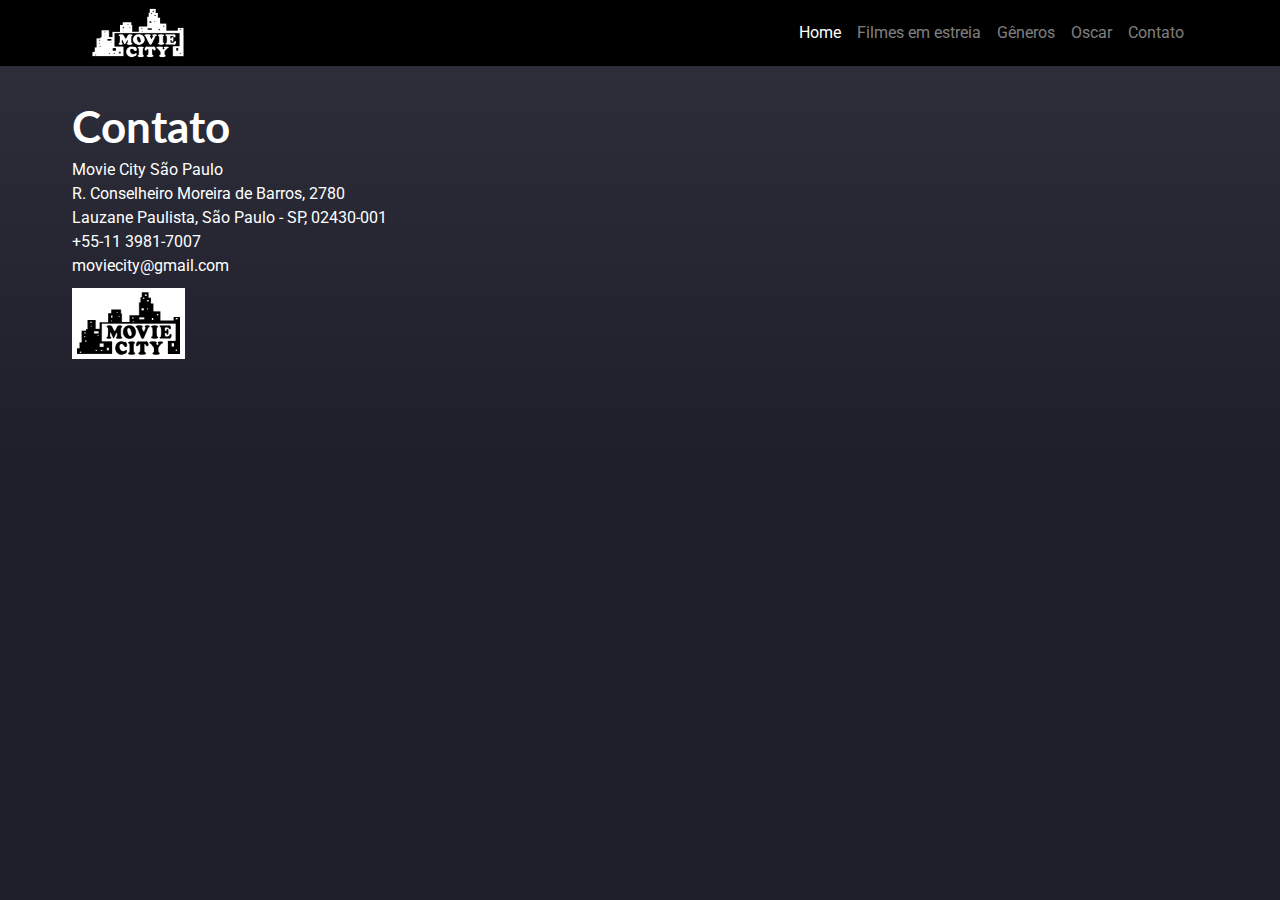
<file: contato.html>
<!DOCTYPE html>
<html lang="pt-br">

<head>
    <meta charset="UTF-8">
    <meta name="viewport" content="width=device-width, initial-scale=1.0">
    <link rel="stylesheet" href="https://stackpath.bootstrapcdn.com/bootstrap/4.3.1/css/bootstrap.min.css" integrity="sha384-ggOyR0iXCbMQv3Xipma34MD+dH/1fQ784/j6cY/iJTQUOhcWr7x9JvoRxT2MZw1T"
        crossorigin="anonymous" />
    <link rel="stylesheet" type="text/css" href="./css/style-base.css" media="screen" />
    <link rel="stylesheet" type="text/css" href="./css/contato.css" media="screen" />
    <link rel="stylesheet" type="text/css" href="./css/style-nav.css" media="screen" />
    <script src="https://code.jquery.com/jquery-3.3.1.min.js" integrity="sha256-FgpCb/KJQlLNfOu91ta32o/NMZxltwRo8QtmkMRdAu8=" crossorigin="anonymous"></script>
    <script src="https://cdnjs.cloudflare.com/ajax/libs/popper.js/1.14.7/umd/popper.min.js" integrity="sha384-UO2eT0CpHqdSJQ6hJty5KVphtPhzWj9WO1clHTMGa3JDZwrnQq4sF86dIHNDz0W1"
        crossorigin="anonymous"></script>
    <script src="https://stackpath.bootstrapcdn.com/bootstrap/4.3.1/js/bootstrap.min.js" integrity="sha384-JjSmVgyd0p3pXB1rRibZUAYoIIy6OrQ6VrjIEaFf/nJGzIxFDsf4x0xIM+B07jRM"
        crossorigin="anonymous"></script>
    <title>Contato</title>
</head>

<body>
    <nav class="navbar navbar-expand-md navbar-dark bg-dark fixed-top">
        <div class="container">
            <a class="navbar-logo" href="index.html">
                <img src="./assets/img/img-home/logo-movie-city-branco.png" alt="Movie City">
            </a>

            <button class="navbar-toggler" type="button" data-toggle="collapse" data-target="#navbarsExampleDefault" aria-controls="navbarsExampleDefault" aria-expanded="false"
                aria-label="Toggle navigation">
                <span class="navbar-toggler-icon"></span>
            </button>

            <div class="collapse navbar-collapse" id="navbarsExampleDefault">
                <ul class="navbar-nav ml-auto">
                    <li class="nav-item active">
                        <a class="nav-link" href="index.html">Home</a>
                    </li>
                    <li class="nav-item">
                        <a class="nav-link" href="estreias.html">Filmes em estreia</a>
                    </li>
                    <li class="nav-item">
                        <a class="nav-link" href="generos.html">Gêneros</a>
                    </li>
                    <li class="nav-item">
                        <a class="nav-link" href="oscar2023.html">Oscar</a>
                    </li>
                    <li class="nav-item">
                        <a class="nav-link" href="contato.html">Contato</a>
                    </li>
                </ul>
            </div>
        </div>
    </nav>
    <main>
        <section class="py-5" id="s8_contact">
            <div class="container py-5 contact_grid">
                <aside class="contact-copy">
                    <h1>Contato</h1>
                    <p>
                        Movie City São Paulo <br>
                        R. Conselheiro Moreira de Barros, 2780 <br>
                        Lauzane Paulista, São Paulo - SP, 02430-001 <br>
                        +55-11 3981-7007 <br>
                        moviecity@gmail.com
                    </p>
                </aside>

                <p class="contact-map"><iframe
                        src="https://www.google.com/maps/embed?pb=!1m18!1m12!1m3!1d3659.380141042185!2d-46.64740452391652!3d-23.48281345871272!2m3!1f0!2f0!3f0!3m2!1i1024!2i768!4f13.1!3m3!1m2!1s0x94cef7a4895580cd%3A0xd9906786ed47a7e2!2sSantana%20Parque%20Shopping!5e0!3m2!1spt-BR!2sbr!4v1711028502661!5m2!1spt-BR!2sbr"
                        width="100%" height="100%" frameborder="0" style="border:0;" allowfullscreen></iframe></p>


                <img class="img-fluid contact-picture" src="./assets/img/logo.png" alt="profile">
            </div>
        </section>
    </main>

</body>

</html>
</file>
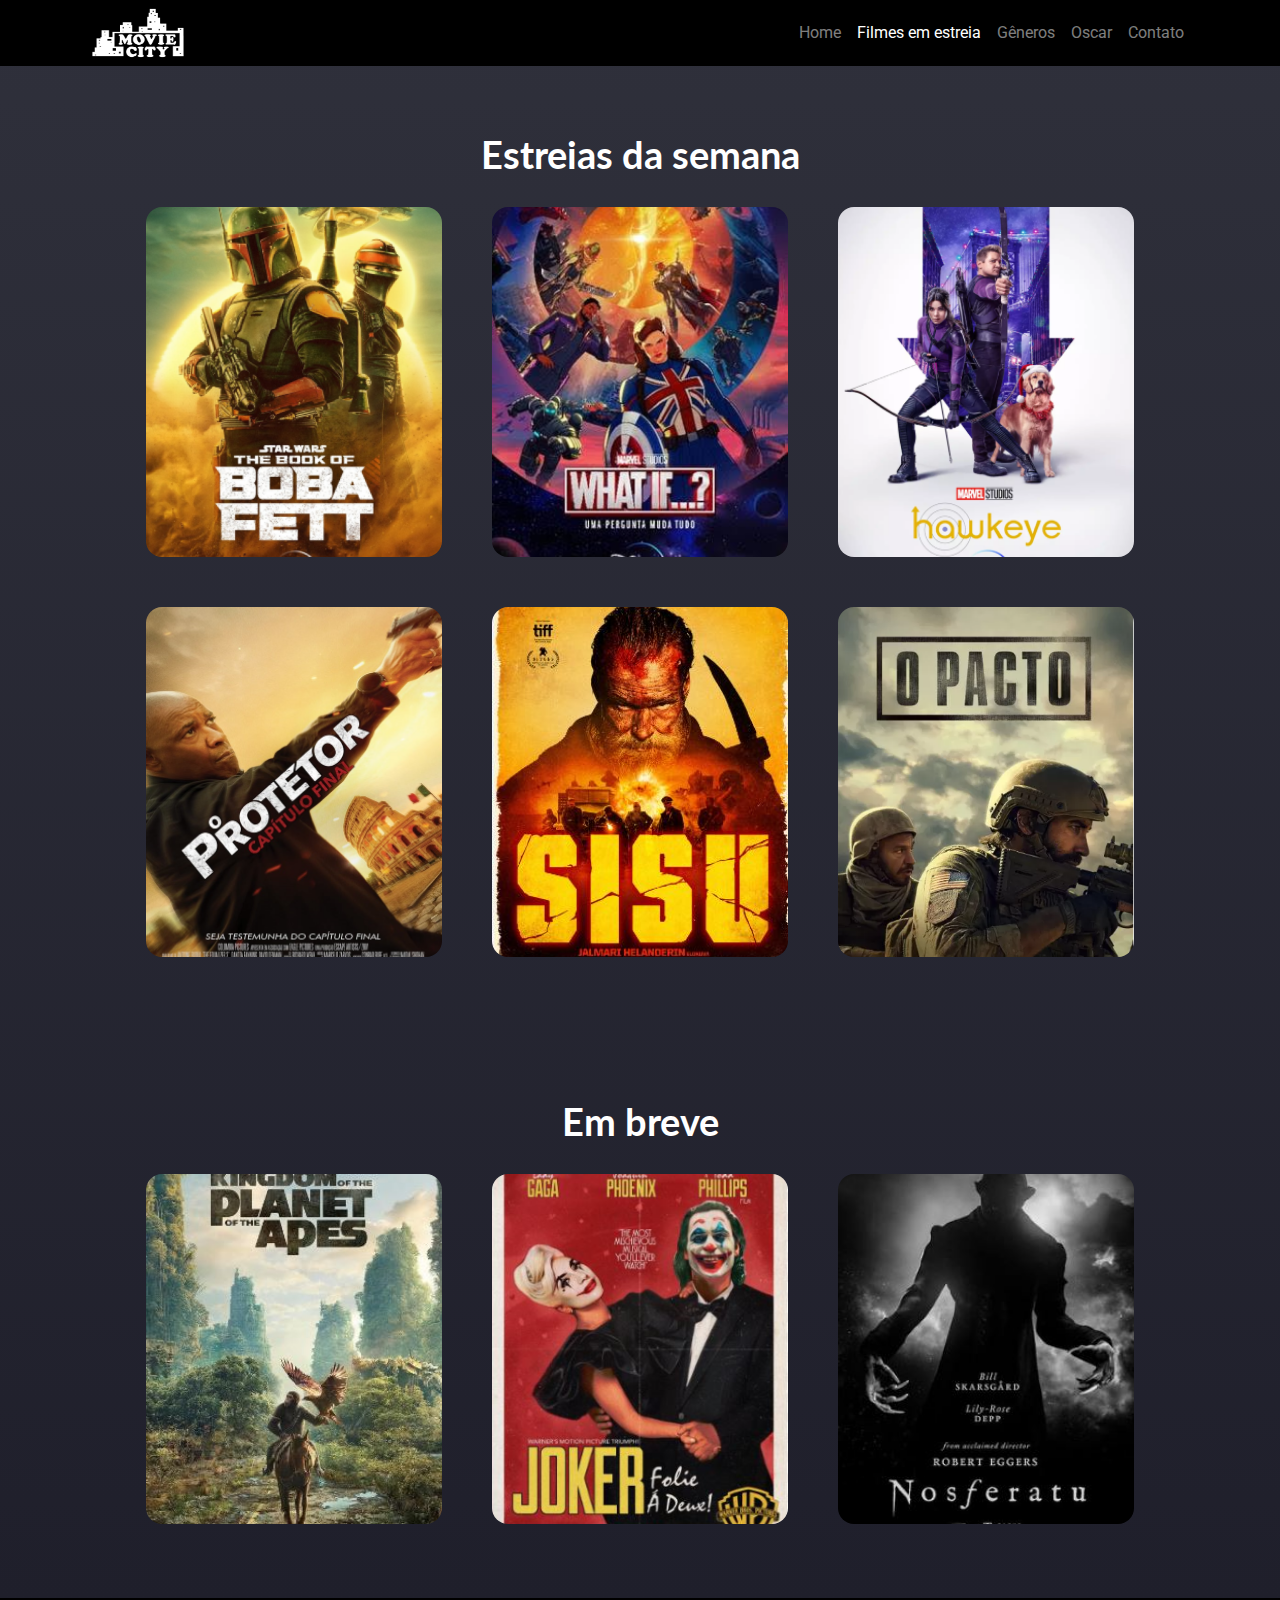
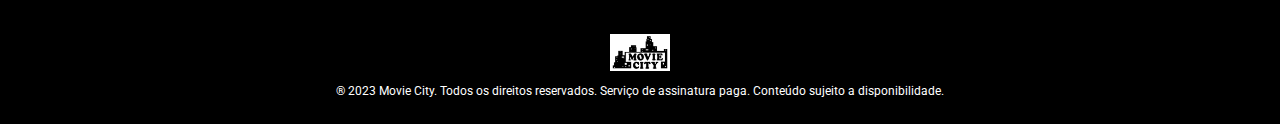
<file: estreias.html>
<!DOCTYPE html>
<html lang="pt-br">

<head>
    <meta charset="UTF-8">
    <meta name="viewport" content="width=device-width, initial-scale=1.0">
    <link rel="stylesheet" href="https://stackpath.bootstrapcdn.com/bootstrap/4.3.1/css/bootstrap.min.css" integrity="sha384-ggOyR0iXCbMQv3Xipma34MD+dH/1fQ784/j6cY/iJTQUOhcWr7x9JvoRxT2MZw1T"
        crossorigin="anonymous">
    <link rel="stylesheet" href="https://use.fontawesome.com/releases/v5.8.1/css/all.css" integrity="sha384-50oBUHEmvpQ+1lW4y57PTFmhCaXp0ML5d60M1M7uH2+nqUivzIebhndOJK28anvf" crossorigin="anonymous">
    <link rel="stylesheet" type="text/css" href="./css/style-nav.css" media="screen" />
    <link rel="stylesheet" type="text/css" href="./css/style-base.css" media="screen" />
    <link rel="stylesheet" type="text/css" href="./css/style-estreias.css" media="screen" />
    <script src="https://code.jquery.com/jquery-3.3.1.min.js" integrity="sha256-FgpCb/KJQlLNfOu91ta32o/NMZxltwRo8QtmkMRdAu8=" crossorigin="anonymous"></script>
    <script src="https://cdnjs.cloudflare.com/ajax/libs/popper.js/1.14.7/umd/popper.min.js" integrity="sha384-UO2eT0CpHqdSJQ6hJty5KVphtPhzWj9WO1clHTMGa3JDZwrnQq4sF86dIHNDz0W1"
        crossorigin="anonymous"></script>
    <script src="https://stackpath.bootstrapcdn.com/bootstrap/4.3.1/js/bootstrap.min.js" integrity="sha384-JjSmVgyd0p3pXB1rRibZUAYoIIy6OrQ6VrjIEaFf/nJGzIxFDsf4x0xIM+B07jRM"
        crossorigin="anonymous"></script>
    <title>Movie City | Estreias</title>
</head>

<body>
    <nav class="navbar navbar-expand-md navbar-dark bg-dark fixed-top">
        <div class="container">
            <a class="navbar-logo" href="index.html">
                <img src="./assets/img/img-home/logo-movie-city-branco.png" alt="Movie City">
            </a>

            <button class="navbar-toggler" type="button" data-toggle="collapse" data-target="#navbarsExampleDefault" aria-controls="navbarsExampleDefault" aria-expanded="false"
                aria-label="Toggle navigation">
                <span class="navbar-toggler-icon"></span>
            </button>

            <div class="collapse navbar-collapse" id="navbarsExampleDefault">
                <ul class="navbar-nav ml-auto">
                    <li class="nav-item">
                        <a class="nav-link" href="index.html">Home</a>
                    </li>
                    <li class="nav-item">
                        <a class="nav-link active" href="estreias.html">Filmes em estreia</a>
                    </li>
                    <li class="nav-item">
                        <a class="nav-link" href="generos.html">Gêneros</a>
                    </li>
                    <li class="nav-item">
                        <a class="nav-link" href="oscar2023.html">Oscar</a>
                    </li>
                    <li class="nav-item">
                        <a class="nav-link" href="contato.html">Contato</a>
                    </li>
                </ul>
            </div>
        </div>
    </nav>
    <main>
        <section class="cards-estreia">
            <h2>Estreias da semana</h2>
            <div class="container">
                <div class="content-cards-estreia">
                    <div class="card-estreia">
                        <img class="img" src="./assets/img/img-estreias/bobba-fett.png" alt="Filme Bobba Fett">
                    </div>
                    <div class="card-estreia">
                        <img class="img" src="./assets/img/img-estreias/what-if.png" alt="Filme What If">
                    </div>
                    <div class="card-estreia">
                        <img class="img" src="./assets/img/img-estreias/gaviao.png" alt="Filme O Gavião Arqueiro">
                    </div>
                    <div class="card-estreia">
                        <img class="img" src="./assets/img/img-estreias/o-protetor.png" alt="Filme O Protetor">
                    </div>
                    <div class="card-estreia">
                        <img class="img" src="./assets/img/img-estreias/sisu.png" alt="Filme Sisu">
                    </div>
                    <div class="card-estreia">
                        <img class="img" src="./assets/img/img-estreias/o-pacto.png" alt="Filme O Pacto">
                    </div>
                </div>
            </div>
        </section>
        <!-- <section class="cards-estreia">
            <div class="container">
                <div class="content-cards-estreia">
                    <div class="card-estreia">
                        <img class="img" src="./assets/img/img-estreias/o-protetor.png" alt="Filme O Protetor">
                    </div>
                    <div class="card-estreia">
                        <img class="img" src="./assets/img/img-estreias/sisu.png" alt="Filme Sisu">
                    </div>
                    <div class="card-estreia">
                        <img class="img" src="./assets/img/img-estreias/o-pacto.png" alt="Filme O Pacto">
                    </div>
                </div>
            </div>
        </section> -->
        <section class="cards-estreia">
            <h2 class="em-breve">Em breve</h2>
            <div class="container">
                <div class="content-cards-estreia">
                    <div class="card-estreia">
                        <img class="img" src="./assets/img/img-estreias/planet-apes.png" alt="Filme Kingdom of the Planet of the Apes">
                    </div>
                    <div class="card-estreia">
                        <img class="img" src="./assets/img/img-estreias/joker.png" alt="Filme O Coringa 2">
                    </div>
                    <div class="card-estreia">
                        <img class="img" src="./assets/img/img-estreias/nosferatu.png" alt="Filme Nosferatu">
                    </div>
                </div>
            </div>
        </section>
    </main>
    <footer>
        <div class="container">
            <img src="./assets/img/logo.png" alt="Logo Movie City">
            <p class="text-3">® 2023 Movie City. Todos os direitos reservados. Serviço de assinatura paga. Conteúdo sujeito a disponibilidade.</p>
        </div>
    </footer>
</body>

</html>
</file>
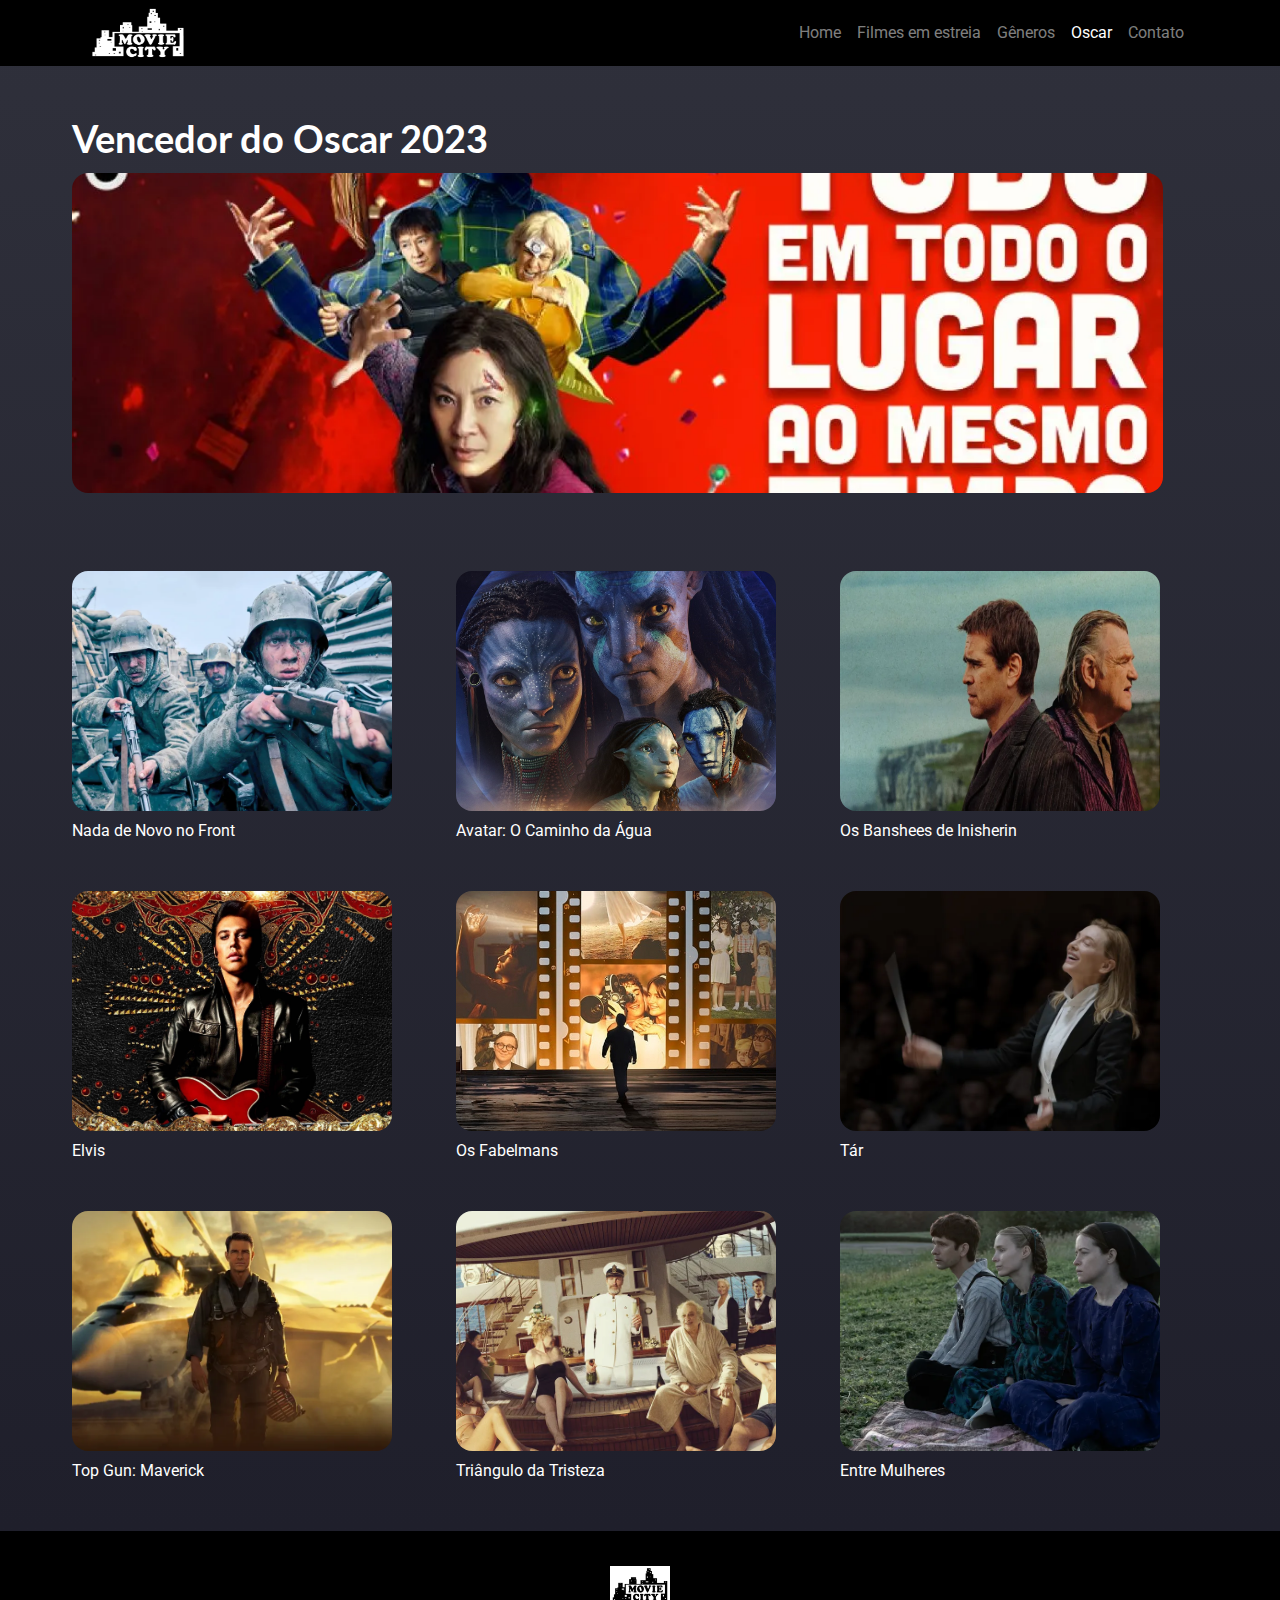
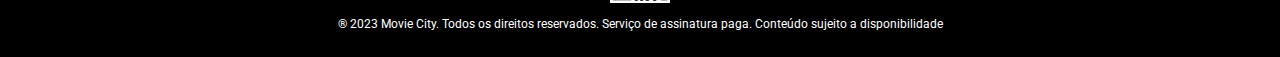
<file: oscar2023.html>
<!doctype html>
<html lang="en">

<head>
    <meta charset="UTF-8" />

    <meta name="viewport" content="width=device-width, initial-scale=1.0, maximum-scale=1.0, user-scalable=no" />
    <link rel="stylesheet" href="https://stackpath.bootstrapcdn.com/bootstrap/4.3.1/css/bootstrap.min.css" integrity="sha384-ggOyR0iXCbMQv3Xipma34MD+dH/1fQ784/j6cY/iJTQUOhcWr7x9JvoRxT2MZw1T"
        crossorigin="anonymous" />
    <link rel="stylesheet" type="text/css" href="./css/style-base.css" media="screen" />
    <link rel="stylesheet" type="text/css" href="./css/style-oscar.css" media="screen" />
    <link rel="stylesheet" type="text/css" href="./css/style-nav.css" media="screen" />
    <script src="https://code.jquery.com/jquery-3.3.1.min.js" integrity="sha256-FgpCb/KJQlLNfOu91ta32o/NMZxltwRo8QtmkMRdAu8=" crossorigin="anonymous"></script>
    <script src="https://cdnjs.cloudflare.com/ajax/libs/popper.js/1.14.7/umd/popper.min.js" integrity="sha384-UO2eT0CpHqdSJQ6hJty5KVphtPhzWj9WO1clHTMGa3JDZwrnQq4sF86dIHNDz0W1"
        crossorigin="anonymous"></script>
    <script src="https://stackpath.bootstrapcdn.com/bootstrap/4.3.1/js/bootstrap.min.js" integrity="sha384-JjSmVgyd0p3pXB1rRibZUAYoIIy6OrQ6VrjIEaFf/nJGzIxFDsf4x0xIM+B07jRM"
        crossorigin="anonymous"></script>
    <title>Movie City | Oscar 2023</title>
</head>

<body>
    <nav class="navbar navbar-expand-md navbar-dark bg-dark fixed-top">
        <div class="container">
            <a class="navbar-logo" href="index.html">
                <img src="./assets/img/img-home/logo-movie-city-branco.png" alt="Movie City" />
            </a>

            <button class="navbar-toggler" type="button" data-toggle="collapse" data-target="#navbarsExampleDefault" aria-controls="navbarsExampleDefault" aria-expanded="false"
                aria-label="Toggle navigation">
                <span class="navbar-toggler-icon"></span>
            </button>

            <div class="collapse navbar-collapse" id="navbarsExampleDefault">
                <ul class="navbar-nav ml-auto">
                    <li class="nav-item">
                        <a class="nav-link" href="index.html">Home</a>
                    </li>
                    <li class="nav-item">
                        <a class="nav-link" href="estreias.html">Filmes em estreia</a>
                    </li>
                    <li class="nav-item">
                        <a class="nav-link" href="generos.html">Gêneros</a>
                    </li>
                    <li class="nav-item active">
                        <a class="nav-link" href="oscar2023.html">Oscar</a>
                    </li>
                    <li class="nav-item">
                        <a class="nav-link" href="contato.html">Contato</a>
                    </li>
                </ul>
            </div>
        </div>
    </nav>

    <main>
        <div class="container">
            <div class="vencedor">
                <h2>Vencedor do Oscar 2023</h2>
                <div class="img-a">
                    <a href="https://www.youtube.com/watch?v=kULcXm9V7aY" target="_blank" rel="noopener">
                        <img class="aomesmolugar" src="assets/img/oscar2023/Tudo em Todo Lugar ao mesmo Tempo.jpg" alt="Tudo em Todo Lugar ao mesmo Tempo" />
                    </a>
                </div>
                <!--class="img-a"> -->
            </div>
            <!-- class="vencedor"> -->
        </div>
        <!-- class="container" -->

        <div class="container">
            <div class="indicados">
                <div class="primeira_linha">
                    <div class="nada_de_novo_no_front">
                        <a href="https://www.youtube.com/watch?v=vwbySrsD7RU" target="_blank" rel="noopener"><img class="front" src="./assets/img/oscar2023/Nada de Novo no Front.jpg" alt="Nada de Novo no Front" /> <br /></a>
                        <p>Nada de Novo no Front</p>
                    </div>
                    <!--class="nada_de_novo_no_front" -->

                    <div class="avatar">
                        <a href="https://www.youtube.com/watch?v=x5pZI-DmtrE" target="_blank" rel="noopener"><img class="avatar1" src="./assets/img/oscar2023/Avatar O Caminho da Água.jpg" alt="Avatar: O Caminho da Água" /><br /></a>
                        <p>Avatar: O Caminho da Água</p>
                    </div>
                    <!--class="avatar" -->

                    <div class="os_banshees_de_inisherin">
                        <a href="https://www.youtube.com/watch?v=I3N_Am8mP0E" target="_blank" rel="noopener"><img class="banshees" src="./assets/img/oscar2023/Os Banshees de Inisherin.jpg" alt="Os Banshees de Inisherin" />
                            <br /></a>
                        <p>Os Banshees de Inisherin</p>
                    </div>
                    <!-- class="os_banshees_de_inisherin" -->
                </div>
                <!--  class="primeira_linha" -->

                <div class="segunda_linha">
                    <div class="elvis">
                        <a href="https://www.youtube.com/watch?v=IJFTlu9gnOI" target="_blank" rel="noopener"><img class="elvis1" src="./assets/img/oscar2023/Elvis.jpg" alt="Elvis" /><br /></a>
                        <p>Elvis</p>
                    </div>
                    <div class="fabelmans">
                        <a href="https://www.youtube.com/watch?v=R4eRHRPs8Ss" target="_blank" rel="noopener"><img class="fabelmans1" src="./assets/img/oscar2023/Os-Fabelmans.jpg" alt="Os Fabelmans" /> <br /></a>
                        <p>Os Fabelmans</p>
                    </div>
                    <div class="tár">
                        <a href="https://www.youtube.com/watch?v=neMq6nhR2xM" target="_blank" rel="noopener"><img class="tar1" src="./assets/img/oscar2023/Tár.jpg" alt="Tár" /> <br /></a>
                        <p>Tár</p>
                    </div>
                </div>
                <!-- class="segunda_linha" -->

                <div class="terceira_linha">
                    <div class="maverick">
                        <a href="https://www.youtube.com/watch?v=9Jgua93Xhcw" target="_blank" rel="noopener"><img class="maverick1" src="./assets/img/oscar2023/Top Gun Maverick.jpg" alt="Top Gun: Maverick" /> <br /></a>
                        <p>Top Gun: Maverick</p>
                    </div>
                    <div class="triângulo_tristeza">
                        <a href="https://www.youtube.com/watch?v=PoP_Z5dzdZ0" target="_blank" rel="noopener"><img class="triangulo1" src="./assets/img/oscar2023/Triângulo da Tristeza.jpg" alt="Triângulo da Tristeza" />
                            <br /></a>
                        <p>Triângulo da Tristeza</p>
                    </div>
                    <div class="entre_mulheres">
                        <a href="https://www.youtube.com/watch?v=xQ3DbgoeApU" target="_blank" rel="noopener"><img class="mulheres1" src="./assets/img/oscar2023/Entre Mulheres.jpg" alt="Entre Mulheres" /> <br /></a>
                        <p>Entre Mulheres</p>
                    </div>
                </div>
                <!-- class="terceira_linha" -->
            </div>
            <!-- class="indicados" -->
        </div>
        <!-- class="container -->
    </main>

    <footer>
        <div class="container">
            <img src="./assets/img/logo.png" alt="Logo Movie City" />
            <p class="text-3">
                ® 2023 Movie City. Todos os direitos reservados. Serviço de
                assinatura paga. Conteúdo sujeito a disponibilidade
            </p>
        </div>
    </footer>
    <script src="./js/oscar.js"></script>
</body>

</html>
</file>
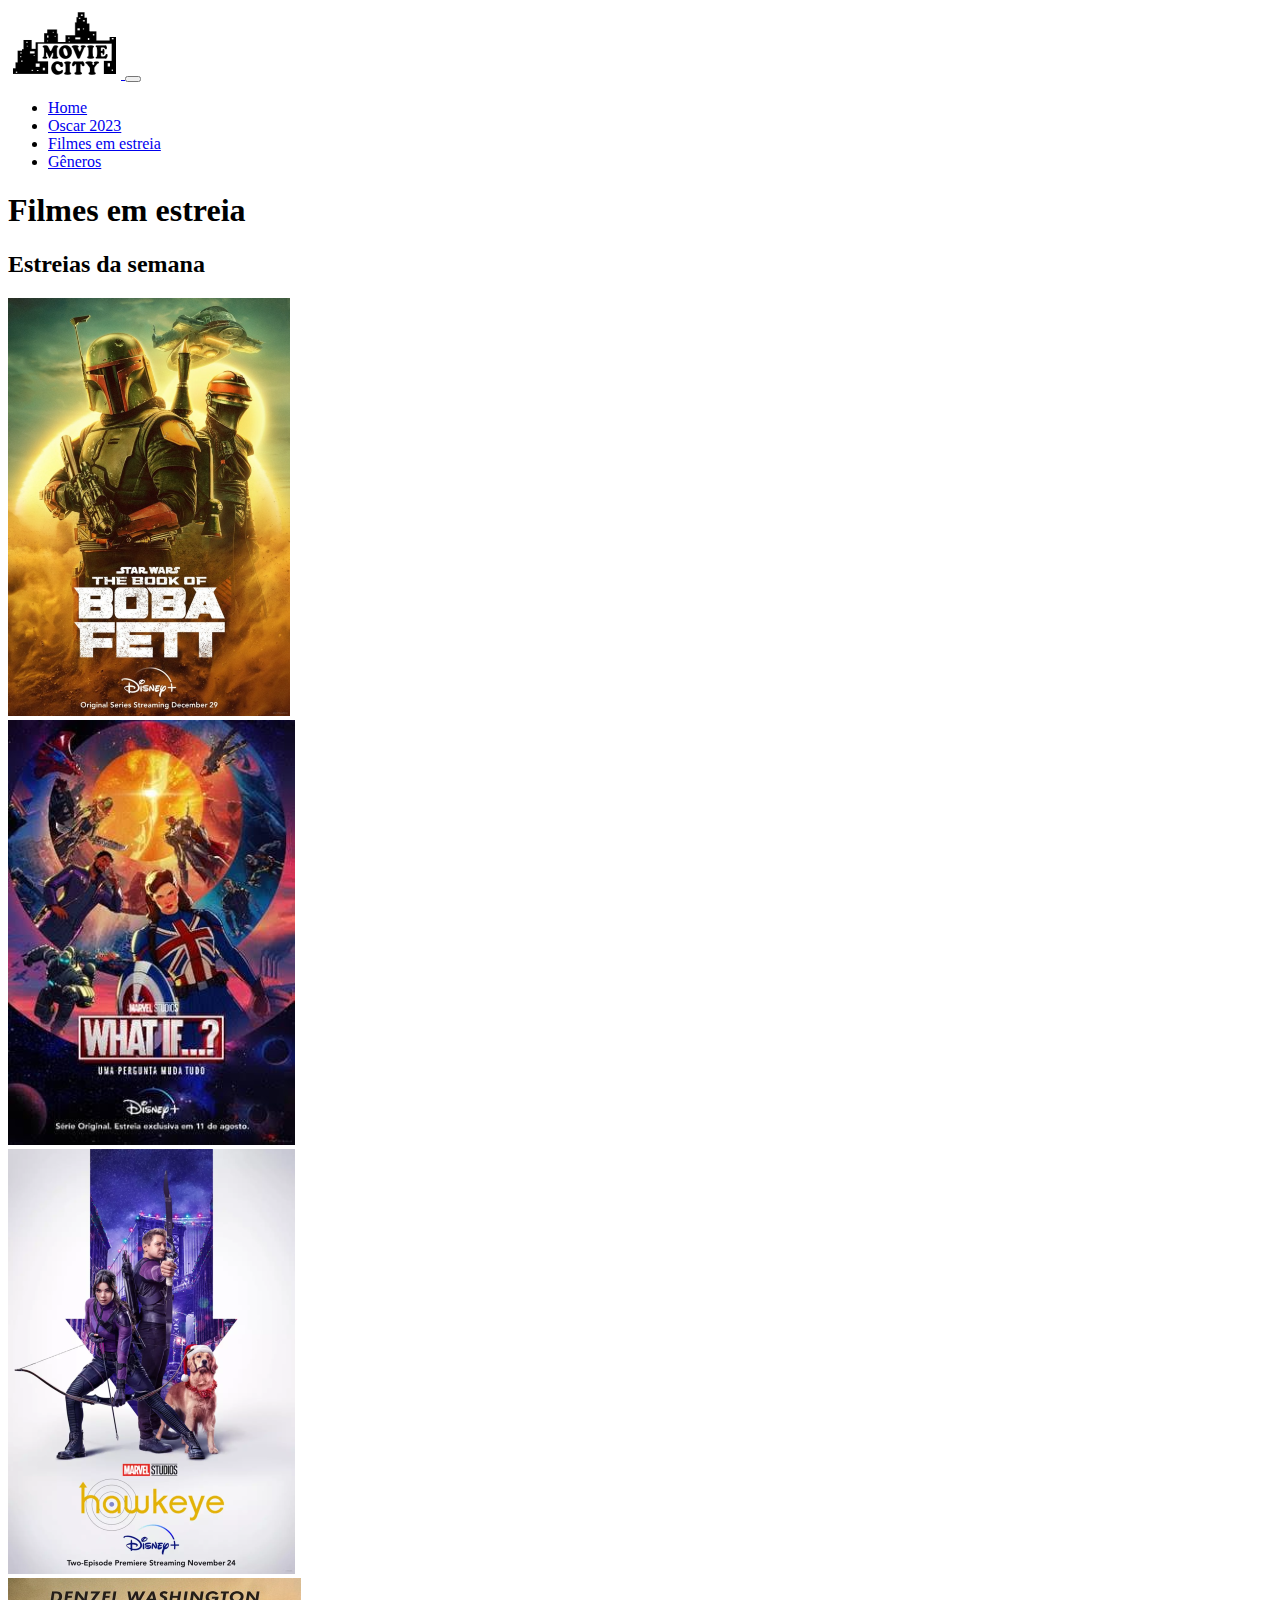
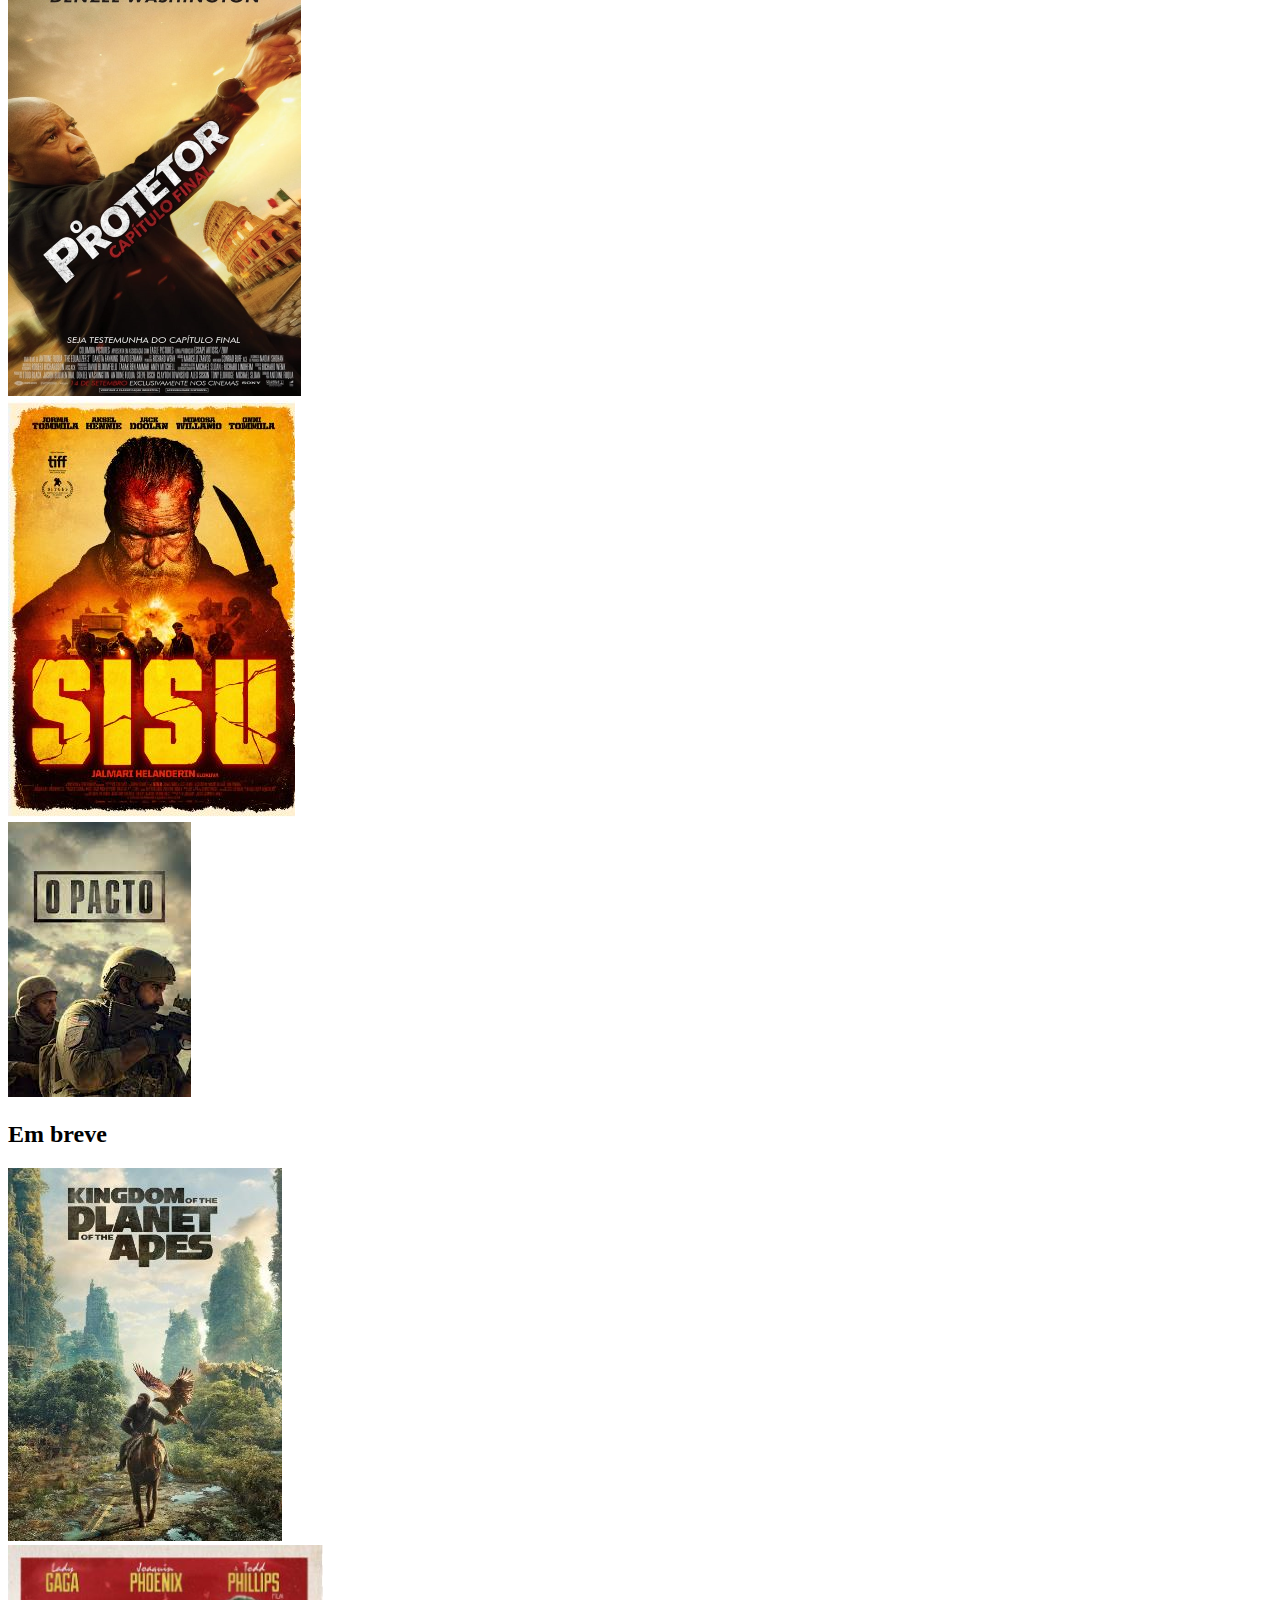
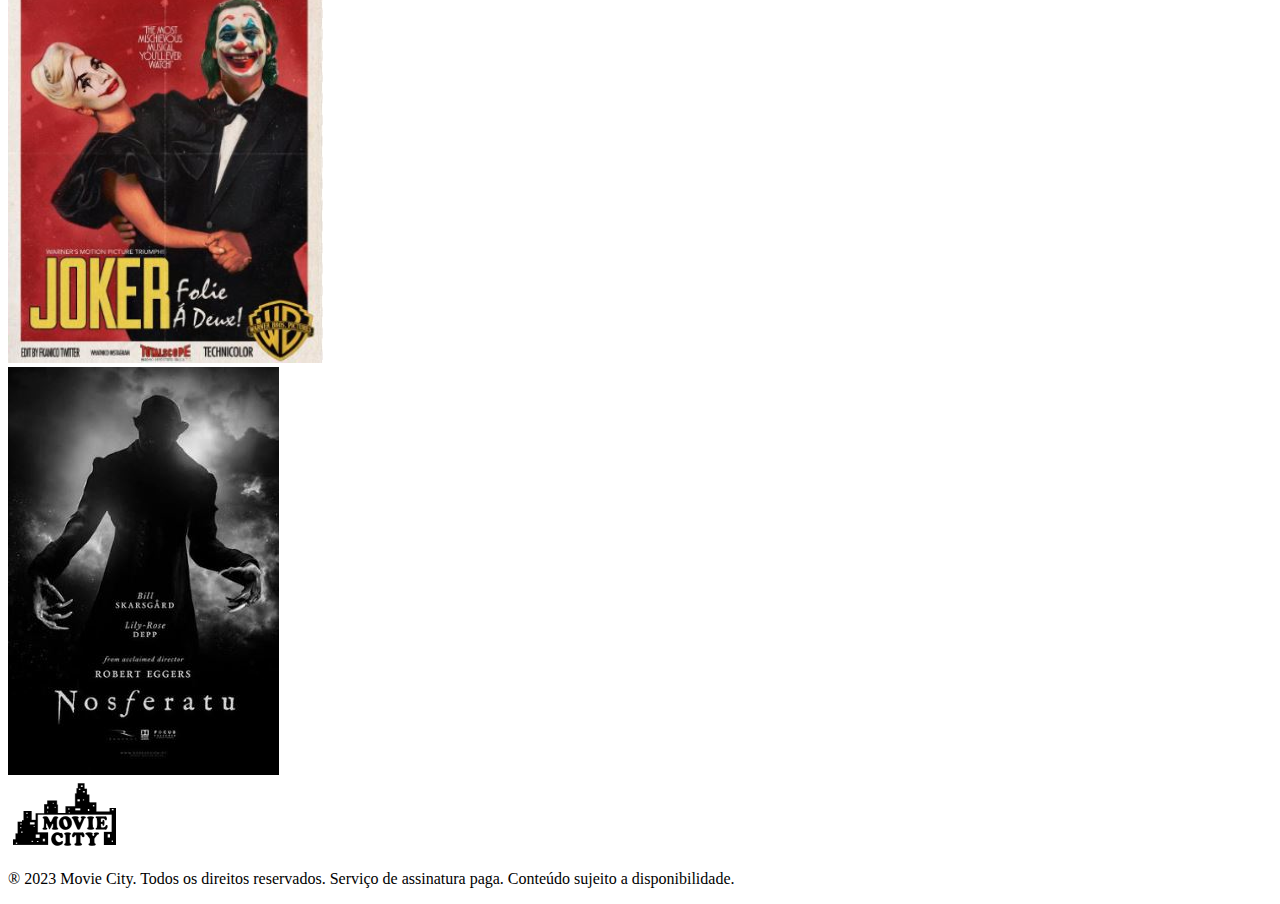
<file: Projeto-coderhouse/movie-city/estreias.html>
<!DOCTYPE html>
<html lang="pt-br">

<head>
    <meta charset="UTF-8">
    <meta name="viewport" content="width=device-width, initial-scale=1.0">
    <title>Movie City - Estreias</title>
</head>

<body>
    <nav>
        <div class="container-fluid">
            <a class="navbar-brand" href="#">
                <img src="./assets/img/logo.png" alt="Movie City">
            </a>
            <button>
                <span></span>
            </button>
            <div>
                <ul>
                    <li>
                        <a href="index.html">Home</a>
                    </li>
                    <li>
                        <a href="#">Oscar 2023</a>
                    </li>
                    <li>
                        <a href="estreias.html">Filmes em estreia</a>
                    </li>
                    <li>
                        <a href="#">Gêneros</a>
                    </li>
                </ul>
            </div>
        </div>
    </nav>
    <main>
        <h1>Filmes em estreia</h1>
        <section>
            <div class="container">
                <h2>Estreias da semana</h2>
                <div class="card">
                    <img src="./assets/img/img-estreias/bobba-fett.png" alt="Filme Bobba Fett">
                </div>
                <div class="card">
                    <img src="./assets/img/img-estreias/what-if.png" alt="Filme What If">
                </div>
                <div class="card">
                    <img src="./assets/img/img-estreias/gaviao.png" alt="Filme O Gavião Arqueiro">
                </div>
                <div class="card">
                    <img src="./assets/img/img-estreias/o-protetor.png" alt="Filme O Protetor">
                </div>
                <div class="card">
                    <img src="./assets/img/img-estreias/sisu.png" alt="Filme Sisu">
                </div>
                <div class="card">
                    <img src="./assets/img/img-estreias/o-pacto.png" alt="Filme O Pacto">
                </div>
            </div>
        </section>
        <section>
            <div class="container">
                <h2>Em breve</h2>
                <div class="card">
                    <img src="./assets/img/img-estreias/planet-apes.png" alt="Filme Kingdom of the Planet of the Apes">
                </div>
                <div class="card">
                    <img src="./assets/img/img-estreias/joker.png" alt="Filme O Coringa 2">
                </div>
                <div class="card">
                    <img src="./assets/img/img-estreias/nosferatu.png" alt="Filme Nosferatu">
                </div>
            </div>
        </section>
    </main>
    <footer>
        <div class="container">
            <img src="./assets/img/logo.png" alt="Logo Movie City">
            <p>® 2023 Movie City. Todos os direitos reservados. Serviço de assinatura paga. Conteúdo sujeito a disponibilidade.</p>
        </div>
    </footer>
</body>

</html>
</file>
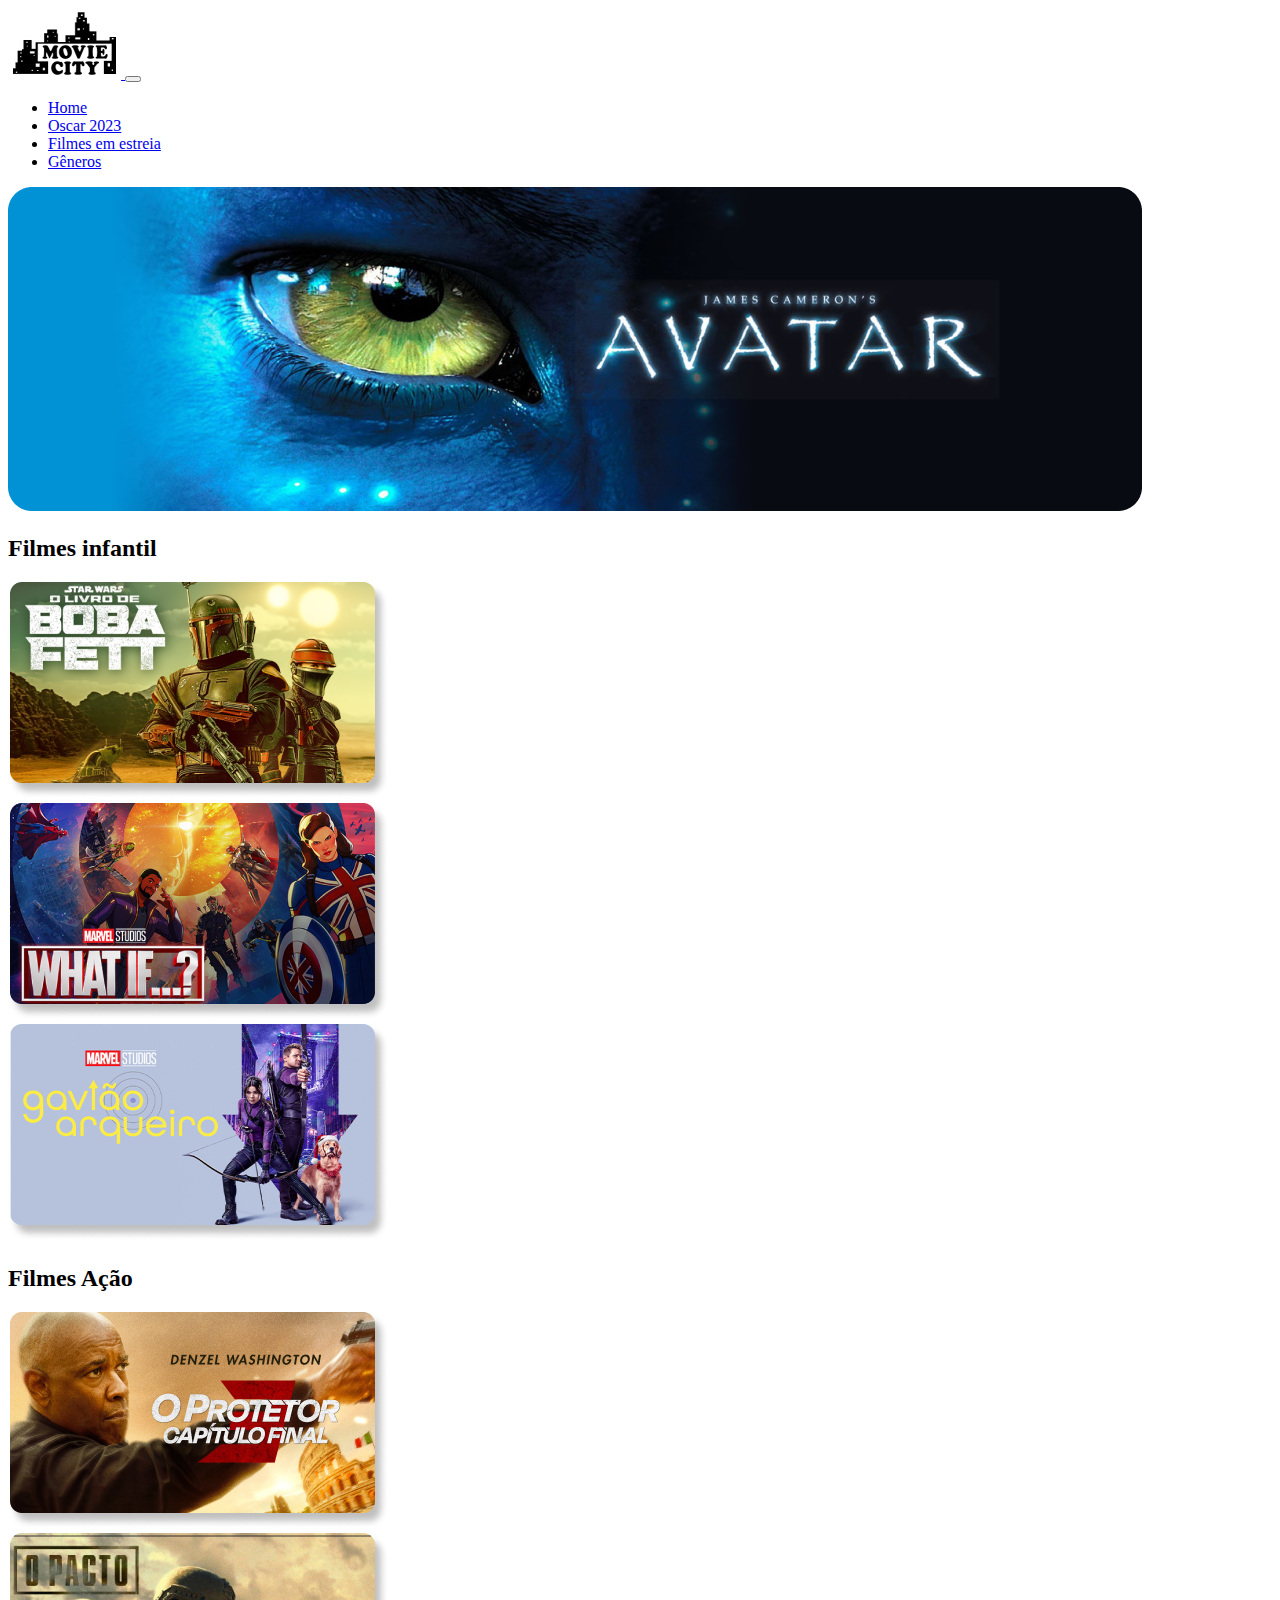
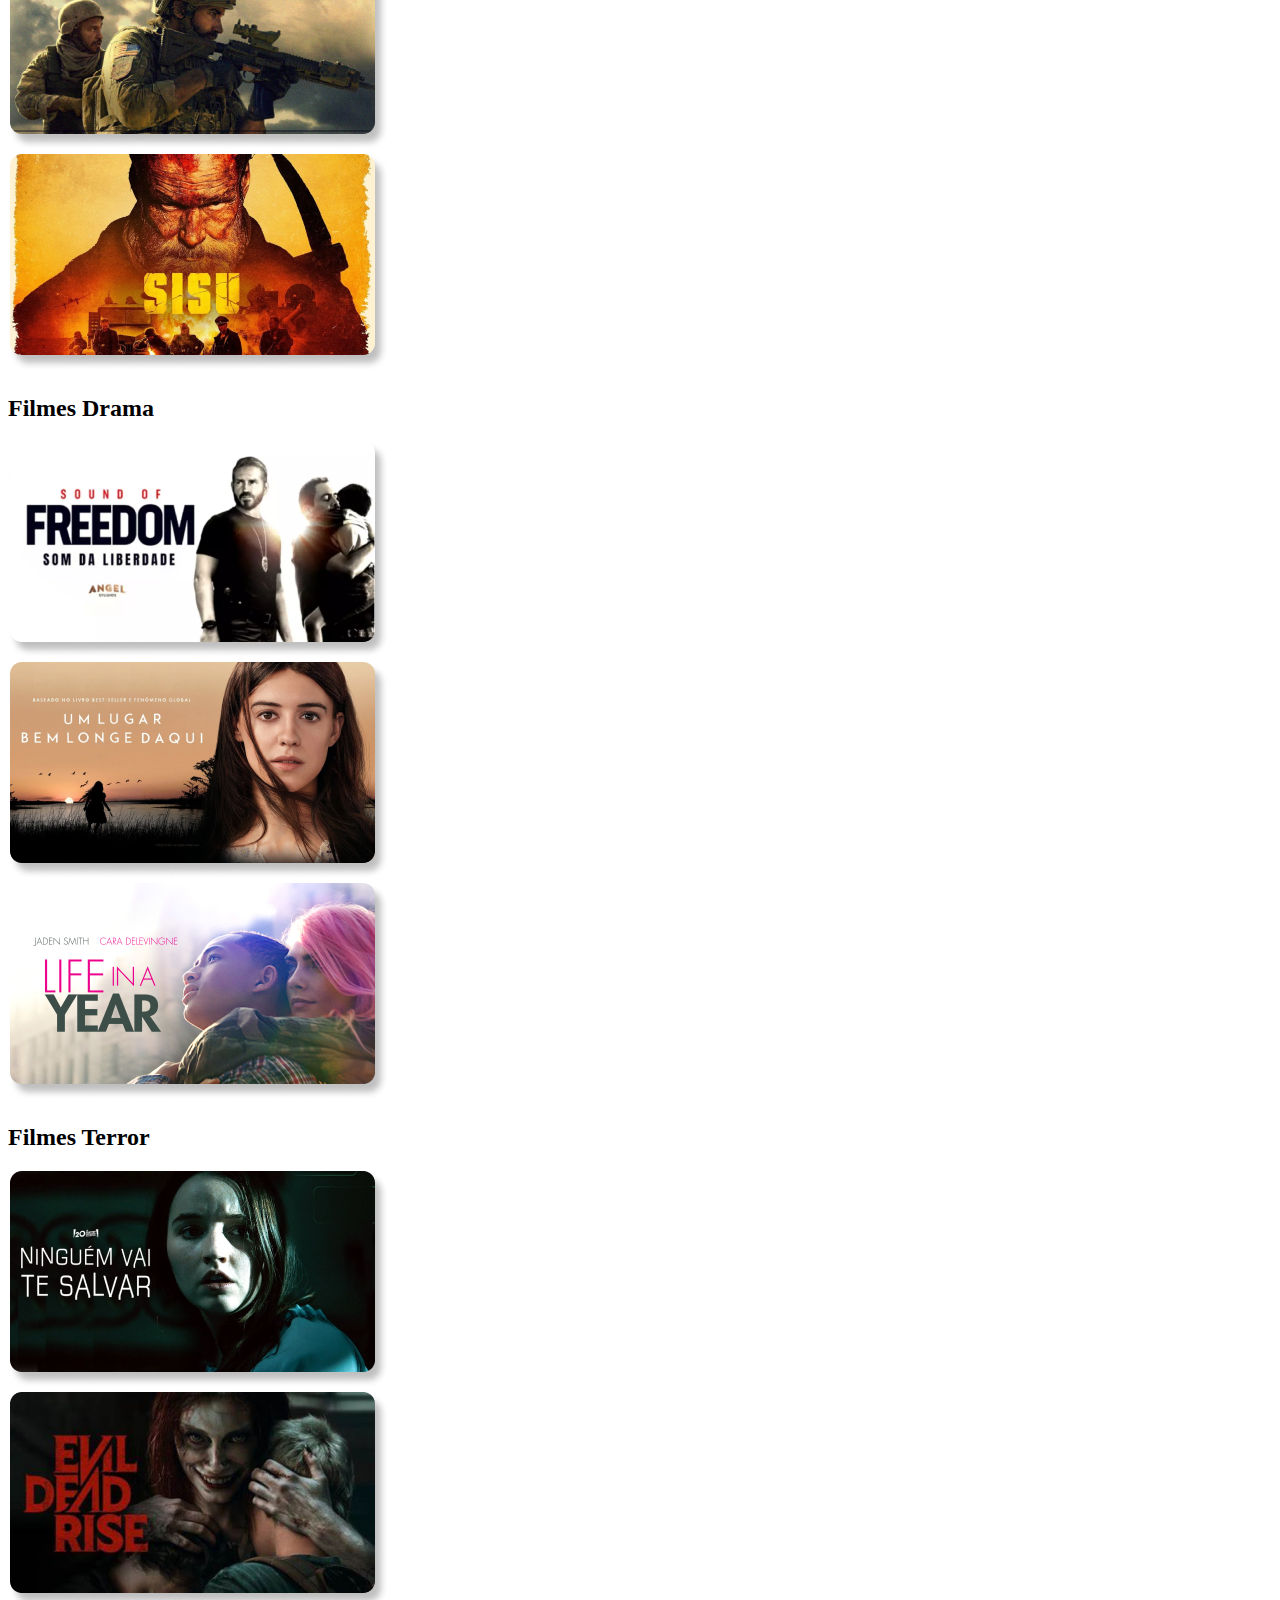
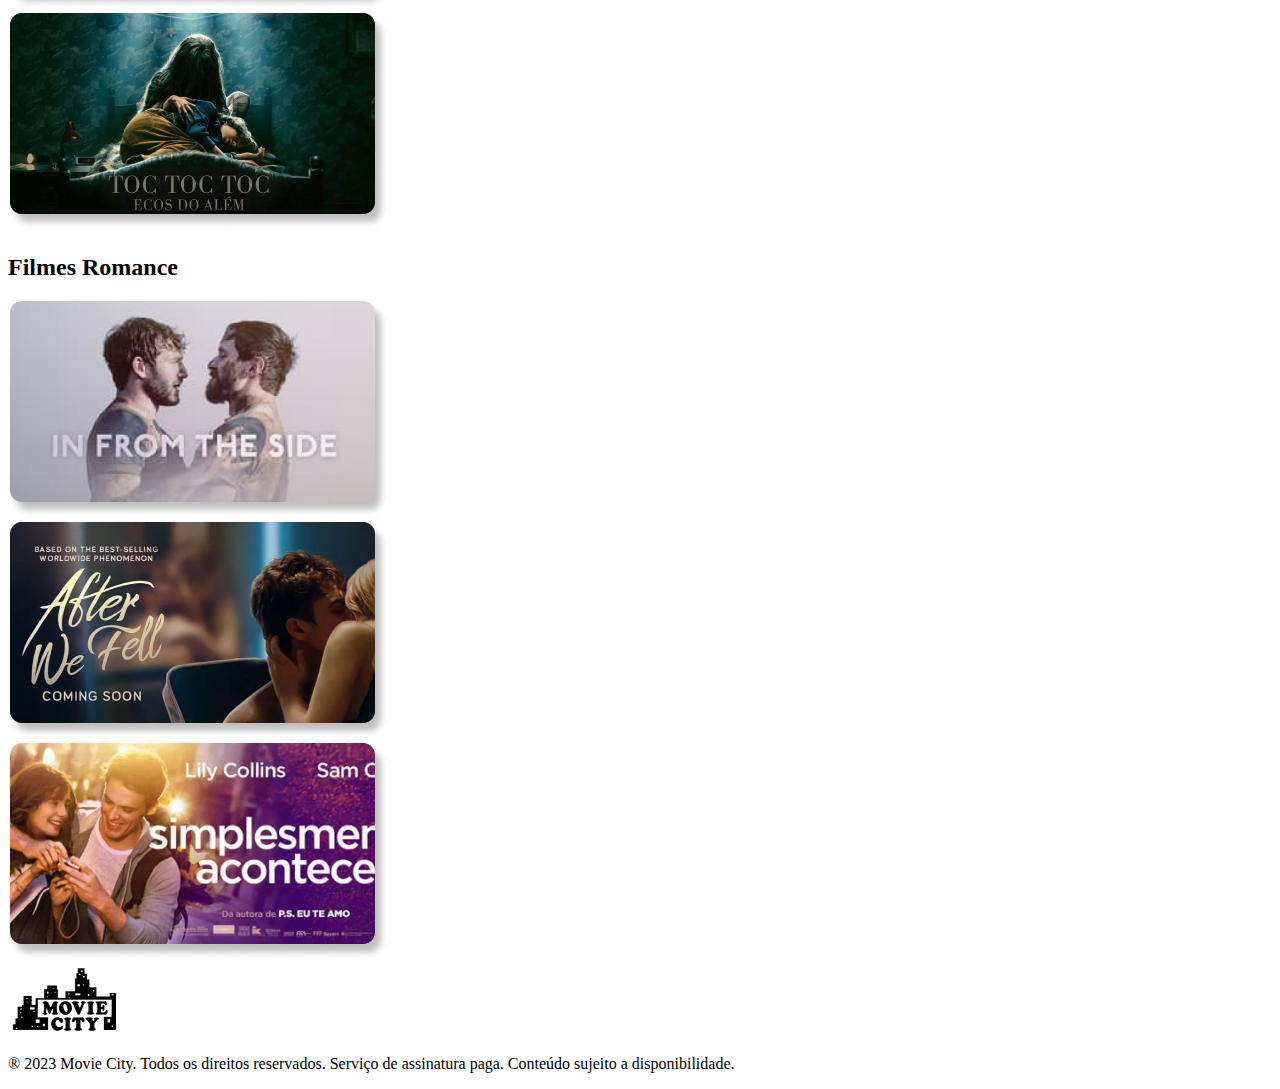
<file: Projeto-coderhouse/movie-city/generos.html>
<!DOCTYPE html>
<html lang="pt-br">

<head>
    <meta charset="UTF-8">
    <meta name="viewport" content="width=device-width, initial-scale=1.0">
    <title>Movie City - Gêneros</title>
</head>

<body>
    <nav>
        <div class="container-fluid">
            <a class="navbar-brand" href="#">
                <img src="./assets/img/logo.png" alt="Movie City">
            </a>
            <button>
                <span></span>
            </button>
            <div>
                <ul>
                    <li>
                        <a href="index.html">Home</a>
                    </li>
                    <li>
                        <a href="oscar2023">Oscar 2023</a>
                    </li>
                    <li>
                        <a href="estreias.html">Filmes em estreia</a>
                    </li>
                    <li>
                        <a href="generos.html">Gêneros</a>
                    </li>
                </ul>
            </div>
        </div>
    </nav>
    <main>
        <section>
            <div class="container">
                <div class="card">
                    <img src= "assets/img/img-generos/Rectangle 2.png" alt="Filme Avatar"> 
                </div>
                <h2>Filmes infantil</h2>
                <div class="card">
                    <img src= "assets/img/img-generos/Rectangle 3.png" alt="Filme Bobba Fett">
                </div>
                <div class="card">
                    <img src= "assets/img/img-generos/Rectangle 9.png" alt="Filme What If">
                </div>
                <div class="card">
                    <img src="assets/img/img-generos/Rectangle 8.png" alt="Filme O Gavião Arqueiro">
                </div>
            </div>
        </section>
        <section>
            <div class="container">
                <h2>Filmes Ação</h2>
                <div class="card">
                    <img src= "assets/img/img-generos/Rectangle 10.png" alt=" Filme O Protetor">
                </div>
                <div class="card">
                    <img src= "assets/img/img-generos/Rectangle 11.png" alt="Filme O Pacto">
                <div class="card">
                    <img src="assets/img/img-generos/Rectangle 12.png" alt="Filme Sisu">
                </div>
                <h2>Filmes Drama</h2>
                <div class="card">
                    <img src= "assets/img/img-generos/Rectangle 20.png" alt=" Filme O Som da Liberdade">
                </div>
                <div class="card">
                    <img src="assets/img/img-generos/Rectangle 21.png" alt="Filme Um lugar bem longe daqui">
                <div class="card">
                    <img src="assets/img/img-generos/Rectangle 22.png" alt="Filme Life in a Year">
                </div>
                <h2>Filmes Terror</h2>
                <div class="card">
                    <img src="assets/img/img-generos/Rectangle 24.png" alt=" Filme Ninguém vai te salvar">
                </div>
                <div class="card">
                    <img src="assets/img/img-generos/Rectangle 25.png" alt="Filme Evil Dead Rise">
                <div class="card">
                    <img src="assets/img/img-generos/Rectangle 26.png" alt="Filme TOC TOC TOC Ecos do Além">
                </div>
                <h2>Filmes Romance</h2>
                <div class="card">
                    <img src="assets/img/img-generos/Rectangle 27.png" alt=" Filme In from the side">
                </div>
                <div class="card">
                    <img src="assets/img/img-generos/Rectangle 28.png" alt="Filme After We Fell">
                <div class="card">
                    <img src="assets/img/img-generos/Rectangle 29.png" alt="Filme Simplesmente acontece">
                </div>
            </div>
        </section>
    </main>
    <footer>
        <div class="container">
            <img src="./assets/img/logo.png" alt="Logo Movie City">
            <p>® 2023 Movie City. Todos os direitos reservados. Serviço de assinatura paga. Conteúdo sujeito a disponibilidade.</p>
        </div>
    </footer>
</body>

</html>
</file>
<file: css/style-base.css>
@import url('https://fonts.googleapis.com/css2?family=Oswald:wght@200;300;400;500;600;700&family=Roboto:ital,wght@0,100;0,300;0,400;0,500;0,700;0,900;1,100;1,300;1,400;1,500;1,700;1,900&display=swap');
 @import url('https://fonts.googleapis.com/css2?family=Lato:ital,wght@0,100;0,300;0,400;0,700;0,900;1,100;1,300;1,400;1,700;1,900&family=Oswald:wght@200;300;400;500;600;700&family=Roboto:ital,wght@0,100;0,300;0,400;0,500;0,700;0,900;1,100;1,300;1,400;1,500;1,700;1,900&display=swap');
*,
*:before,
*:after {
  box-sizing: border-box;
}
body{
    background-color: #000;
}

body,
html {
  margin: 0px;
  padding: 0px;
  font-family: 'Roboto', sans-serif;
  scroll-behavior: smooth;
}

html {
  font-size: 16px;
  line-height: 19px;
}
main{
    background: rgb(31,31,43);
    background: linear-gradient(0deg, rgba(31,31,43,1) 0%, rgba(47,48,59,1) 100%);
}
fieldset {
  border: 0;
  padding: 0;
  margin: 0;
}

input,
textarea,
select,
.btn {
    font-family: 'Roboto', sans-serif;
    align-items: center;
    border: 0;
    border-radius: 8px;
    box-sizing: border-box;
    cursor: pointer;
    padding: 12px 60px;
    text-align: center;
    text-decoration: none;
}

h1,
h2,
h3,
h4,
h5,
h6,
p {
  margin: 0;
  padding: 0;
}

@media (min-width: 768px) {
    .container {
        width: 100%;
        max-width: 768px;
        margin: 0 auto;
      }
  
  }
  @media (min-width: 1280px) {
    .container {
      width: 100%;
      max-width: 1280px;
      margin: 0 auto;
      padding: 0 72px;
    }
  }
  
  .title {
    font-family: 'Lato', sans-serif;
    line-height: 1.4;
    font-weight: 700;
    color: #fff;
  }

  .title--medium {
    font-weight: 500;
  }
  
  .title--regular {
    font-weight: 400;
  }
  
  h1 {
    font-family: 'Lato', sans-serif;
    font-weight: 700;
    color: #fff;
    font-size: 40px;
    line-height: 1.4;
  }
  
  h2 {
    font-family: 'Lato', sans-serif;
    font-weight: 700;
    color: #fff;
    font-size: 32px;
    line-height: 1.4;
  }
  
  h3 {
    font-family: 'Lato', sans-serif;
    font-weight: 700;
    color: #fff;
    font-size: 24px;
    line-height: 1.4;
  }
  
  h4 {
    font-family: 'Lato', sans-serif;
    font-weight: 700;
    color: #fff;
    font-size:20px;
    line-height: 1.4;
  }
  
  h5 {
    font-family: 'Lato', sans-serif;
    font-weight: 700;
    color: #fff;
    font-size: 16px;
    line-height: 1.4;
  }
  
  h6 {
    font-family: 'Lato', sans-serif;
    font-weight: 700;
    color: #fff;
    font-size: 14px;
    line-height: 1.4;
  }
  
  .title-1 {
    font-size: 40px;
  }
  
  .title-2 {
    font-size: 32px;
  }
  
  .title-3 {
    font-size: 24px;
  }
  
  .title-4 {
    font-size: 20px;
  }
  
  .title-5 {
    font-size: 16px;
  }
  
  .title-6 {
    font-size: 14px;
  }
  
  .text-1 {
    font-size: 14px;
  }
  
  .text-2 {
    font-size: 12px;
  }
  
  .text-3 {
    font-size: 10px;
  }
  
  @media (min-width: 1280px) {
    h1 {
      font-size: 44px;
    }
    h2 {
      font-size: 38px;
    }
    h3 {
      font-size: 32px;
    }
    h4 {
      font-size: 24px;
    }
    h5 {
      font-size: 20px;
    }
    h6 {
      font-size: 16px;
    }
    .title-1 {
      font-size: 44px;
    }
    .title-2 {
      font-size: 28px;
    }
    .title-3 {
      font-size: 32px;
    }
    .title-4 {
      font-size: 24px;
    }
    .title-5 {
      font-size: 20px;
    }
    .title-6 {
      font-size: 16px;
    }
    .text-1 {
      font-size: 16px;
    }
    .text-2 {
      font-size: 14px;
    }
    .text-3 {
      font-size: 12px;
    }
  }

  .breadcrumb {
    background-color: #2e2e3a;
    padding: 20px 0 0;
    vertical-align: middle;
  }

  .breadcrumb-item a{
    color:#f0d701;
  }
</file>
<file: css/contato.css>
body{
    background: rgb(31,31,43);
    color: #fff;
}
html {
    margin: 0px;
    padding: 0px;
    font-family: 'Roboto', sans-serif;
    scroll-behavior: smooth;
  }
.contact-copy {
    grid-area: contact-copy;
}

.contact-map {
    grid-area: contact-map;
}

.contact-picture {
    grid-area: contact-picture;
}

.contact_grid {
    display: grid;
    grid-template-columns: repeat(3, 1fr);
    grid-auto-rows: repeat(2, 1fr);
    grid-gap: 10px;
    grid-template:
        "contact-copy contact-map contact-map"
        "contact-picture contact-map contact-map";
    max-width: 1280px; /* Adicionando a largura máxima */
    margin: 0 auto; /* Centralizando o container */
}

@media (max-width: 768px) {
    .contact_grid {
        grid-template-columns: repeat(2, auto);
        grid-auto-rows: repeat(3, auto);
        grid-template:
            "contact-picture contact-copy"
            "contact-map contact-map"
            "contact-map contact-map";
    }
    .contact-picture {
        justify-self: end;
    }
}

@media (max-width: 576px) {
    .contact_grid {
        grid-template-columns: auto;
        grid-auto-rows: repeat(4, auto);
        grid-template:
            "contact-picture"
            "contact-copy"
            "contact-map"
            "contact-map";
    }
    .contact-picture {
        transform: scaleX(-1);
        justify-self: center;
    }
    .contact-copy {
        text-align: center;
    }
}
</file>
<file: css/style-nav.css>
.bg-dark {
    background-color: #000000!important;
}

.navbar a{
    text-decoration: none;
}
.navbar-dark .navbar-nav .nav-link:focus, .navbar-dark .navbar-nav .nav-link:hover{
    color: #f0d701;
}
.navbar-logo img{
    width: 100px;
    height: 50px;
}
</file>
<file: css/style-estreias.css>
.cards-estreia {
    padding: 32px;
    text-align: center;
}
.cards-estreia h2{
    padding: 64px 0 16px ;
}

.cards-estreia .em-breve{
    padding: 0 0 16px ;
}
.cards-estreia .content-cards-estreia {
    width: 100%;
    height: auto;
    display: flex;
    flex-direction: column;
    gap: 30px;
}
.cards-estreia .content-cards-estreia .card-estreia{
    width: 100%;
}
.cards-estreia .content-cards-estreia img {
    width: 100%;
        height: 100%;
        max-height: 365px;
        object-fit: cover;
        border-radius: 1em;
}
footer{
    background-color: #000;
}
footer .container{
    display: flex;
    flex-direction: column;
    height: 98px;
    justify-content: center;
    align-items: center;
    padding: 10px;
}
footer .container .text-3{
    color: #fff;
    text-align: center;
}
footer img{
    width: 40px;
    height: 40px;
    object-fit: contain;
}
@media (min-width: 80em) {
    .cards-estreia {
        padding: 64px;
    }

    .cards-estreia h2{
        padding: 64px 0 16px ;
    }

    .cards-estreia .content-cards-estreia {
        flex-direction: row;
        flex-wrap: wrap;
      }
    
      .cards-estreia .content-cards-estreia .card-estreia {
        width: calc(33.33% - 40px);
        margin: 10px;
      }
    .cards-estreia .content-cards-estreia img{
        width: 100%;
        height: 100%;
        max-height: 350px;
        object-fit: cover;
        border-radius: 1em;
        transition: transform .7s;
    }
    .cards-estreia .content-cards-estreia img:hover{
        transform: scale(1.10);
        opacity: 0.4;
    }
    footer .container{
        height: 126px;
    }
    footer .container .text-3{
        color: #fff;
        padding-top: 8px 0;
    }
    footer img{
        width: 60px;
        height: 60px;
    }
}
</file>
<file: css/style-oscar.css>
body {
    overflow-x: hidden;
}

main{
    flex: 1;
    display: flex;
    flex-direction: column;
    align-items: center;
    justify-content: space-between
}
footer {
    background-color: #000;
}

footer .container{
    display: flex;
    flex-direction: column;
    height: 126px;
    justify-content: center;
    align-items: center;
}
footer .container .text-3{
    color: #fff;
    padding-top: 8px 0;
}
footer img{
    width: 60px;
    height: 60px;
    object-fit: contain;
}

img {
    max-width: 100%;
    height: auto;
}

.vencedor {
    padding-top: 7em;
    padding-bottom: 4%;
}

.vencedor .img-a .aomesmolugar {
    border-radius: 1em;
    display: inline-block;
    width: 100%;
    height: 350px;
    margin: 8px 0px 32px;

}
.vencedor .img-a .aomesmolugar:hover{
    opacity: 0.4; 
}

.indicados .primeira_linha {
    width: 100%;
    height: auto;
    display: flex;
    gap: 16px;
    flex-direction: column;
    
}

.indicados .primeira_linha p { 
    color: #fff;
    padding-top: none;
    padding: 8px 0 12px;
}

.indicados .primeira_linha .nada_de_novo_no_front a img {
width: 100%;
height: 15em;
display: inline-block;
object-fit: cover;
border-radius: 1em;
margin-right: 6em;
transition: transform .7s;
}
.indicados .primeira_linha .nada_de_novo_no_front a img:hover{
    transform: scale(1.10);
    opacity: 0.4; 
}

.indicados .primeira_linha .avatar a img {
width: 100%;
height: 15em;
display: inline-block;
object-fit: cover;
border-radius: 1em;
margin-right: 6em;
transition: transform .7s;
}
.indicados .primeira_linha .avatar a img:hover {
    transform: scale(1.10);
    opacity: 0.4;
}

.indicados .primeira_linha .os_banshees_de_inisherin a img {
width: 100%;
height: 15em;
display: inline-block;
object-fit: fill;
border-radius: 1em;
margin-right: 6em;
transition: transform .7s;
}
.indicados .primeira_linha .os_banshees_de_inisherin a img:hover {
    transform: scale(1.10);
    opacity: 0.4;
}
.indicados .segunda_linha {
    width: 100%;
    height: auto;
    display: flex;
    gap: 16px;
    flex-direction: column;
}
.indicados .segunda_linha p { 
color: #fff;
padding: 8px 0 12px;

}

.indicados .segunda_linha .elvis a img {
    width: 100%;
    height: 15em;
    display: inline-block;
    object-fit: cover;
    border-radius: 1em;
    margin-right: 6em;
    transition: transform .7s;
}
.indicados .segunda_linha .elvis a img:hover {
    transform: scale(1.10);
    opacity: 0.4;
}
.indicados .segunda_linha .fabelmans a img {
    width: 100%;
    height: 15em;
    display: inline-block;
    object-fit: cover;
    border-radius: 1em;
    margin-right: 6em;
    transition: transform .7s;
}
.indicados .segunda_linha .fabelmans a img:hover {
    transform: scale(1.10);
    opacity: 0.4;
}
.indicados .segunda_linha .tár a img {
    width: 100%;
    height: 15em;
    display: inline-block;
    object-fit: cover;
    border-radius: 1em;
    margin-right: 6em;
    transition: transform .7s;
}
.indicados .segunda_linha .tár a img:hover{
    transform: scale(1.10);
    opacity: 0.4;
}

.indicados .terceira_linha {
    width: 100%;
    height: auto;
    display: flex;
    gap: 16px;
    flex-direction: column;
}

.indicados .terceira_linha p { 
    color: #fff;
    padding: 8px 0 12px;
}

.indicados .terceira_linha .maverick a img {
    width: 100%;
    height: 15em;
    display: inline-block;
    object-fit: cover;
    border-radius: 1em;    
    margin-right: 6em;
    transition: transform .7s;
    }
.indicados .terceira_linha .maverick a img:hover{
    transform: scale(1.10);
    opacity: 0.4;
}

.indicados .terceira_linha .triângulo_tristeza a img {
    width: 100%;
    height: 15em;
    display: inline-block;
    object-fit: cover;
    border-radius: 1em;
    margin-right: 6em;
    transition: transform .7s;
}
.indicados .terceira_linha .triângulo_tristeza a img:hover{
    transform: scale(1.10);
    opacity: 0.4;
}

.indicados .terceira_linha .entre_mulheres a img {
    width: 100%;
    height: 15em;
    display: inline-block;
    object-fit: cover;
    border-radius: 1em;
    margin-right: 6em;
    transition: transform .7s;
}
.indicados .terceira_linha .entre_mulheres a img:hover {
    transform: scale(1.10);
    opacity: 0.4;
}

@media (min-width: 80em) {
    img {
        max-width: 100%;
        height: auto;
    }
    
    .vencedor h2 {
        text-align: left;
    }

    
    .vencedor .img-a .aomesmolugar {
        border-radius: 1em;
        display: inline-block;
        width: 96%;
        height: 20em;
        object-fit: cover;
    }
    
    .indicados .primeira_linha {
        width: 100%;
        height: auto;
        display: flex;
        gap: 16px;
        flex-direction: row;
        
    }
    
    .indicados .primeira_linha p { 
        color: #fff;
        padding-top: none;
        padding-bottom: 3em;
    }
    
    .indicados .primeira_linha .nada_de_novo_no_front a img {
    width: 20em;
    height: 15em;
    display: inline-block;
    object-fit: cover;
    border-radius: 1em;
    margin-right: 6em;
    }
    
    .indicados .primeira_linha .avatar a img {
    width: 20em;
    height: 15em;
    display: inline-block;
    object-fit: cover;
    border-radius: 1em;
    margin-right: 6em;
    }
    
    .indicados .primeira_linha .os_banshees_de_inisherin a img {
    width: 20em;
    height: 15em;
    display: inline-block;
    object-fit: fill;
    border-radius: 1em;
    margin-right: 6em;
    }
    
    
    .indicados .segunda_linha {
        width: 100%;
        height: auto;
        display: flex;
        gap: 16px;
        flex-direction: row;
    }
    .indicados .segunda_linha p { 
    color: #fff;
    padding-bottom: 3em;
    
    }
    
    .indicados .segunda_linha .elvis a img {
        width: 20em;
        height: 15em;
        display: inline-block;
        object-fit: cover;
        border-radius: 1em;
        margin-right: 6em;
    }
    
    .indicados .segunda_linha .fabelmans a img {
        width: 20em;
        height: 15em;
        display: inline-block;
        object-fit: cover;
        border-radius: 1em;
        margin-right: 6em;
    }
    .indicados .segunda_linha .tár a img {
        width: 20em;
        height: 15em;
        display: inline-block;
        object-fit: cover;
        border-radius: 1em;
        margin-right: 6em;
    }
    
    .indicados .terceira_linha {
        width: 100%;
        height: auto;
        display: flex;
        gap: 16px;
        flex-direction: row;
    }
    
    .indicados .terceira_linha p { 
        color: #fff;
        padding-bottom: 3em;
    }
    
    .indicados .terceira_linha .maverick a img {
        width: 20em;
        height: 15em;
        display: inline-block;
        object-fit: cover;
        border-radius: 1em;    margin-right: 6em;
        }
    
    .indicados .terceira_linha .triângulo_tristeza a img {
        width: 20em;
        height: 15em;
        display: inline-block;
        object-fit: cover;
        border-radius: 1em;
        margin-right: 6em;
    }
    
    .indicados .terceira_linha .entre_mulheres a img {
        width: 20em;
        height: 15em;
        display: inline-block;
        object-fit: cover;
        border-radius: 1em;
        margin-right: 6em;
    }
    
}
</file>
